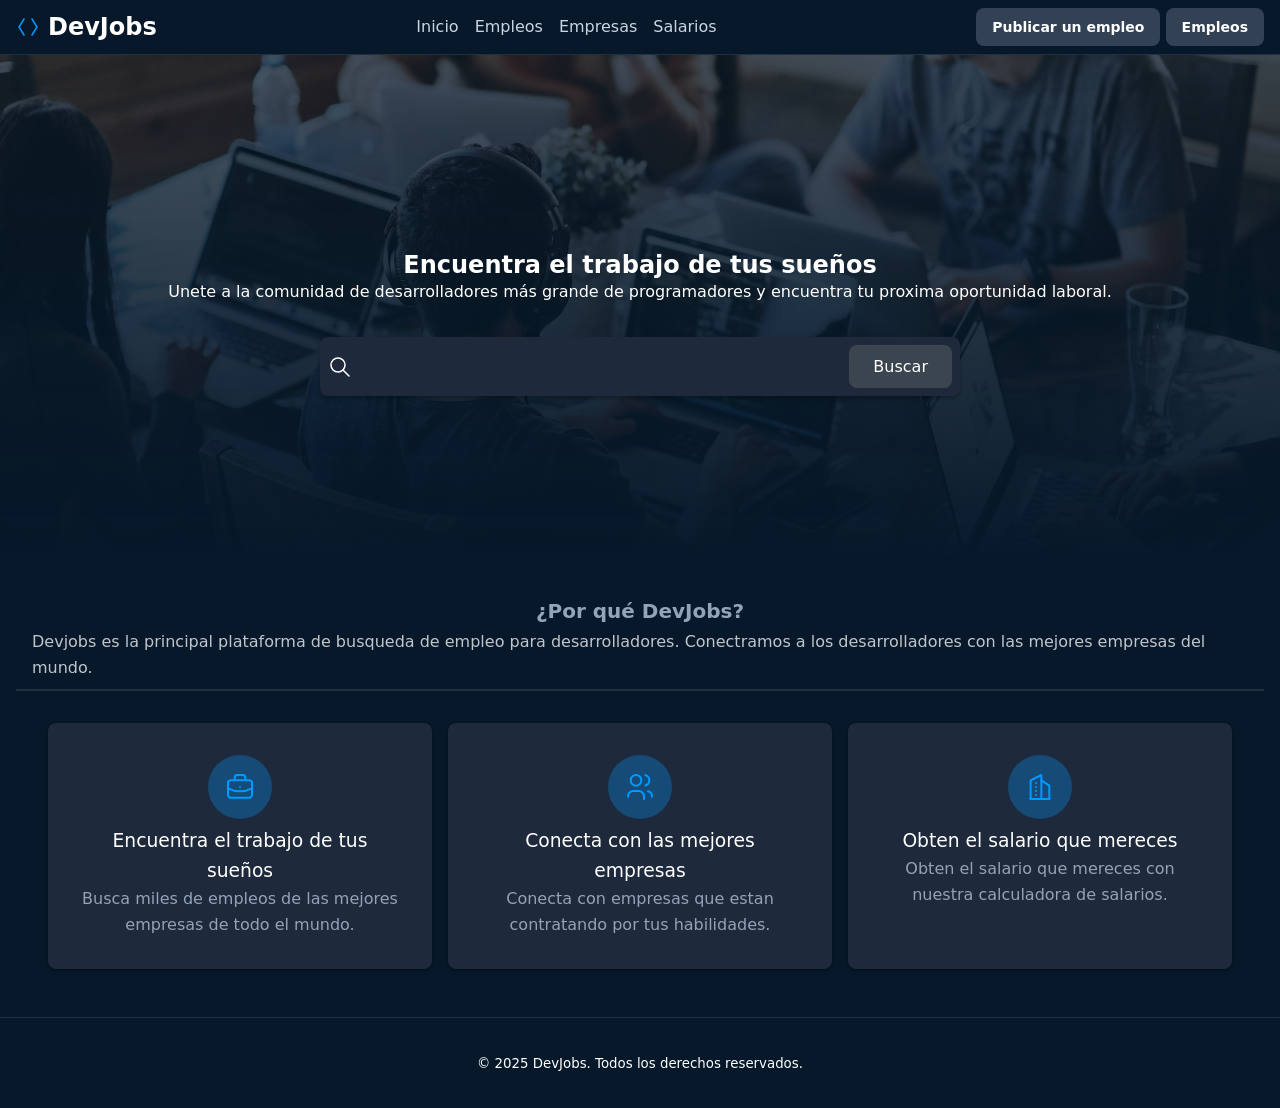
<file: 00-html-css/devjobs/index.html>
<!DOCTYPE html>
<html lang="es">
    <head>
        <title>DevJobs</title>
        <meta charset="UTF-8" />
        <meta name="description" content="DevJobs es un sitio web que conecta a desarrolladores con oportunidades laborales en el mundo de la tecnología." />
        <link rel="stylesheet" href="./styles.css" />
    </head>
    <body>
        <header>
            <h1>
                <svg xmlns="http://www.w3.org/2000/svg" width="24" height="24" viewBox="0 0 24 24" fill="none" stroke="currentColor" stroke-width="1.5" stroke-linecap="round" stroke-linejoin="round" class="icon icon-tabler icons-tabler-outline icon-tabler-brackets-angle"><path stroke="none" d="M0 0h24v24H0z" fill="none" /><path d="M8 4l-5 8l5 8" /><path d="M16 4l5 8l-5 8" /></svg>
                 DevJobs</h1>

            <nav>
                <a href="#">Inicio</a>
                <a href="./empleos-index.html">Empleos</a>
                <a href="#">Empresas</a>
                <a href="#">Salarios</a>
            </nav>

            <div>
                <a href="">Publicar un empleo</a>
                <a href="">Empleos</a>
            </div>
        </header>
        <main>
            <section>
                <img src="./background-hero.avif" alt="Image-hero" width="200" />
                <h1>Encuentra el trabajo de tus sueños</h1>

                <p>Unete a la comunidad de desarrolladores más grande de programadores y encuentra tu proxima oportunidad laboral.</p>

                <form role="search">
                    <div>
                        <svg xmlns="http://www.w3.org/2000/svg" width="24" height="24" viewBox="0 0 24 24" fill="none" stroke="currentColor" stroke-width="1.5" stroke-linecap="round" stroke-linejoin="round" class="icon icon-tabler icons-tabler-outline icon-tabler-search"><path stroke="none" d="M0 0h24v24H0z" fill="none" /><path d="M3 10a7 7 0 1 0 14 0a7 7 0 1 0 -14 0" /><path d="M21 21l-6 -6" /></svg>

                        <input type="text" plaholder="Buscar empleos por titulo, habilidad o empresa">
                        <button type="submit">Buscar</button>
                    </div>
                    
                </form>
            </section>

            <section>
                <header>
                    <h2>¿Por qué DevJobs?</h2>
                    <p>Devjobs es la principal plataforma de busqueda de empleo para desarrolladores. Conectramos a los desarrolladores con las mejores empresas del mundo.</p>
                </header>

                <footer>

                    <article>
                        <svg xmlns="http://www.w3.org/2000/svg" width="24" height="24" viewBox="0 0 24 24" fill="none" stroke="currentColor" stroke-width="1.5" stroke-linecap="round" stroke-linejoin="round" class="icon icon-tabler icons-tabler-outline icon-tabler-briefcase"><path stroke="none" d="M0 0h24v24H0z" fill="none" /><path d="M3 9a2 2 0 0 1 2 -2h14a2 2 0 0 1 2 2v9a2 2 0 0 1 -2 2h-14a2 2 0 0 1 -2 -2l0 -9" /><path d="M8 7v-2a2 2 0 0 1 2 -2h4a2 2 0 0 1 2 2v2" /><path d="M12 12l0 .01" /><path d="M3 13a20 20 0 0 0 18 0" /></svg>
                        <h3>Encuentra el trabajo de tus sueños</h3>
                        <p>Busca miles de empleos de las mejores empresas de todo el mundo.</p>
                    </article>

                    <article>
                        <svg xmlns="http://www.w3.org/2000/svg" width="24" height="24" viewBox="0 0 24 24" fill="none" stroke="currentColor" stroke-width="1.5" stroke-linecap="round" stroke-linejoin="round" class="icon icon-tabler icons-tabler-outline icon-tabler-users"><path stroke="none" d="M0 0h24v24H0z" fill="none" /><path d="M5 7a4 4 0 1 0 8 0a4 4 0 1 0 -8 0" /><path d="M3 21v-2a4 4 0 0 1 4 -4h4a4 4 0 0 1 4 4v2" /><path d="M16 3.13a4 4 0 0 1 0 7.75" /><path d="M21 21v-2a4 4 0 0 0 -3 -3.85" /></svg>
                        <h3>Conecta con las mejores empresas</h3>
                        <p>Conecta con empresas que estan contratando por tus habilidades.</p>
                    </article>

                    <article>
                        <svg xmlns="http://www.w3.org/2000/svg" width="24" height="24" viewBox="0 0 24 24" fill="none" stroke="currentColor" stroke-width="1.5" stroke-linecap="round" stroke-linejoin="round" class="icon icon-tabler icons-tabler-outline icon-tabler-building-skyscraper"><path stroke="none" d="M0 0h24v24H0z" fill="none" /><path d="M3 21l18 0" /><path d="M5 21v-14l8 -4v18" /><path d="M19 21v-10l-6 -4" /><path d="M9 9l0 .01" /><path d="M9 12l0 .01" /><path d="M9 15l0 .01" /><path d="M9 18l0 .01" /></svg>
                        <h3>Obten el salario que mereces</h3>
                        <p>Obten el salario que mereces con nuestra calculadora de salarios.</p>
                    </article>
                </footer>
            </section>
        </main>
        <footer>
            <small>
                &copy; 2025 DevJobs. Todos los derechos reservados.
            </small>
        </footer>
    </body>
</html>
</file>
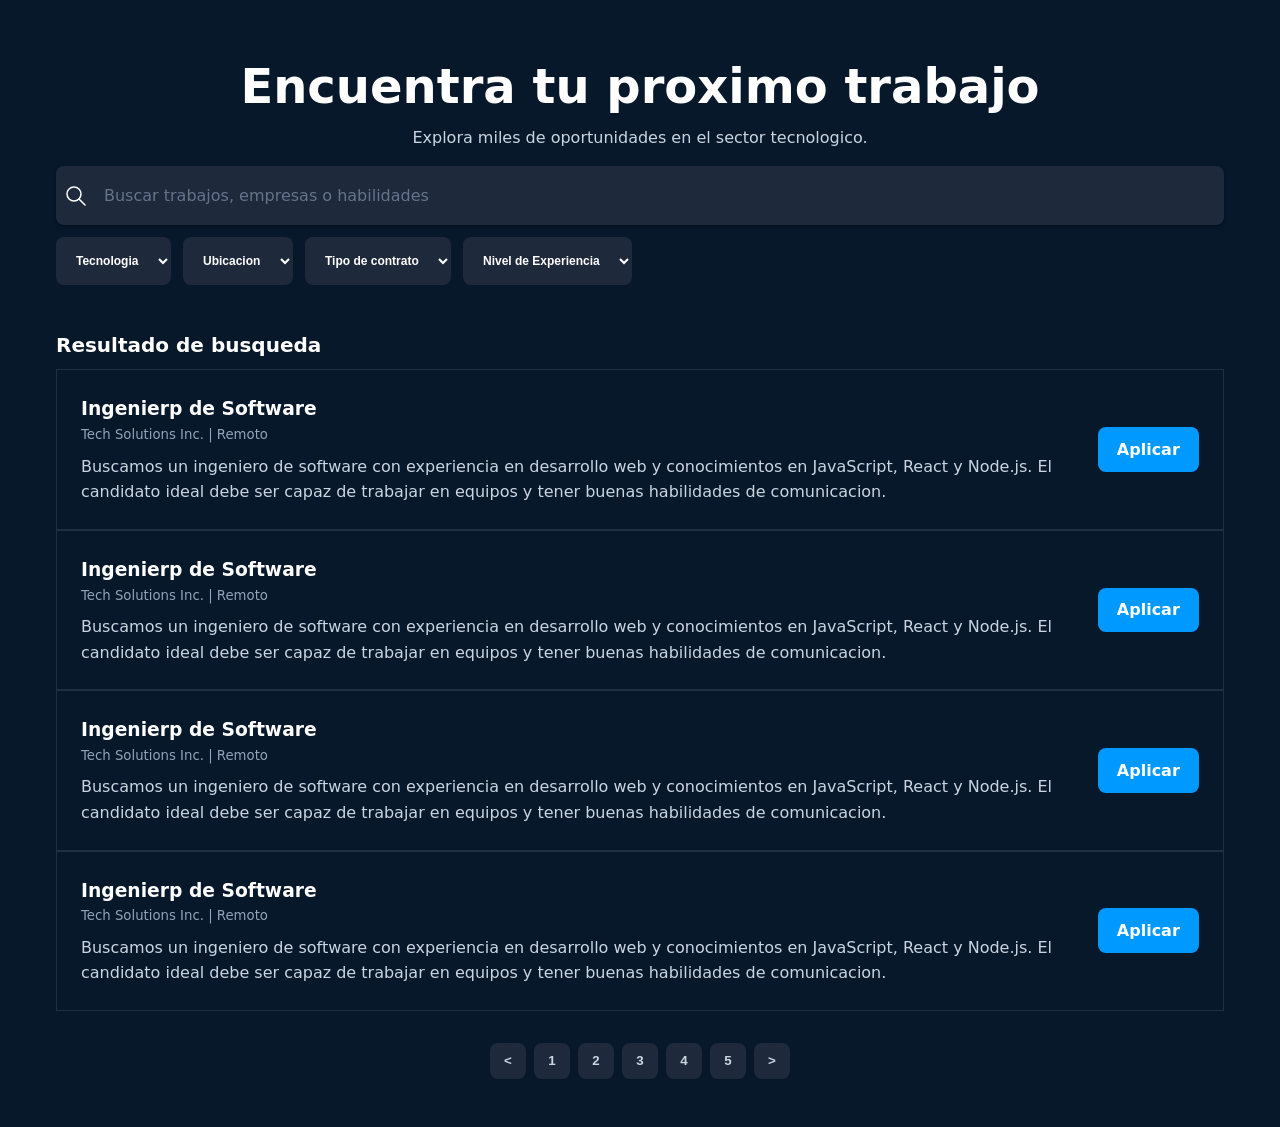
<file: 00-html-css/devjobs/empleos-index.html>
<!DOCTYPE html>
<html lang="en">
<head>
    <meta charset="UTF-8">
    <meta name="viewport" content="width=device-width, initial-scale=1.0">
    <link rel="stylesheet" href="empleos.css">
    <title>Empleos</title>
</head>
<body>
    <main>
        <section>
            <header>
                 <h1>Encuentra tu proximo trabajo</h1>
                 <p>Explora miles de oportunidades en el sector tecnologico.</p>
                 <form action="search">
                    <div>
                        <div>
                            <svg xmlns="http://www.w3.org/2000/svg" width="24" height="24" viewBox="0 0 24 24" fill="none" stroke="currentColor" stroke-width="1.5" stroke-linecap="round" stroke-linejoin="round" class="icon icon-tabler icons-tabler-outline icon-tabler-search"><path stroke="none" d="M0 0h24v24H0z" fill="none" /><path d="M3 10a7 7 0 1 0 14 0a7 7 0 1 0 -14 0" /><path d="M21 21l-6 -6" /></svg>

                            <input type="text" placeholder="Buscar trabajos, empresas o habilidades">
                        </div>
                        
                       
                        <div>
                            <select name="lenguajes" id="lang">
                                <option value="#">Tecnologia</option>
                                <option value="javascript">JavaScript</option>
                                <option value="python">Python</option>
                            </select>
                            <select name="ubicacion" id="ubic">
                                <option value="#">Ubicacion</option>
                                <option value="lima">Lima</option>
                                <option value="ancahs">Ancahs</option>
                            </select>
                            <select name="contrato" id="tipo_contrato">
                                <option value="#">Tipo de contrato</option>
                                <option value="sunat">Sunat</option>
                                <option value="presencial">Presencial</option>
                            </select>
                            <select name="experiencia" id="nivel_experiencia">
                                <option value="#">Nivel de Experiencia</option>
                                <option value="junior">Junior</option>
                                <option value="senior">Senior</option>
                            </select>
                        </div>
                    </div>
                </form>
            </header>
            <main>
                <h2>Resultado de busqueda</h2>
                <article>
                    <div>
                        <h3>Ingenierp de Software</h3>
                        <h5>Tech Solutions Inc. | Remoto</h5>
                        <p>
                            Buscamos un ingeniero de software con experiencia en desarrollo web y conocimientos en JavaScript, React y Node.js. El candidato ideal debe ser capaz de trabajar en equipos y tener buenas habilidades de comunicacion.
                        </p>
                    </div>
                    <a href="#" target="_blank">Aplicar</a>
                </article>
                <article>
                    <div>
                        <h3>Ingenierp de Software</h3>
                        <h5>Tech Solutions Inc. | Remoto</h5>
                        <p>
                            Buscamos un ingeniero de software con experiencia en desarrollo web y conocimientos en JavaScript, React y Node.js. El candidato ideal debe ser capaz de trabajar en equipos y tener buenas habilidades de comunicacion.
                        </p>
                    </div>
                    <a href="#" target="_blank">Aplicar</a>
                </article>
                <article>
                    <div>
                        <h3>Ingenierp de Software</h3>
                        <h5>Tech Solutions Inc. | Remoto</h5>
                        <p>
                            Buscamos un ingeniero de software con experiencia en desarrollo web y conocimientos en JavaScript, React y Node.js. El candidato ideal debe ser capaz de trabajar en equipos y tener buenas habilidades de comunicacion.
                        </p>
                    </div>
                    <a href="#" target="_blank">Aplicar</a>
                </article>
                <article>
                    <div>
                        <h3>Ingenierp de Software</h3>
                        <h5>Tech Solutions Inc. | Remoto</h5>
                        <p>
                            Buscamos un ingeniero de software con experiencia en desarrollo web y conocimientos en JavaScript, React y Node.js. El candidato ideal debe ser capaz de trabajar en equipos y tener buenas habilidades de comunicacion.
                        </p>
                    </div>
                    <a href="#" target="_blank">Aplicar</a>
                </article>
            </main>
            <footer>
                <button>&lt;</button>
                <button>1</button>
                <button>2</button>
                <button>3</button>
                <button>4</button>
                <button>5</button>
                <button>&gt;</button>
            </footer>
        </section>
        
    </main>
</body>
</html>
</file>
<file: 00-html-css/devjobs/styles.css>
* {
  margin: 0;
  padding: 0;
  box-sizing: border-box;
}

:root {
  --primary: #3b4550;
  --primary-dark: #0a3d66;
  --primary-hover: #0d5ba8;
  --primary-light: #09f;
  --background: #06182a;
  --text-primary: #ffffff;
  --text-secondary: #cbd5e1;
  --text-muted: #94a3b8;
  --border: rgba(255, 255, 255, 0.1);
  --card-bg: #1e293b;
  --shadow: rgba(0, 0, 0, 0.3);
  --input-bg: #1e293b;
  --hsla-example: hsla(210, 100%, 56%, 1);
}

@font-face {
  font-family: "Inter Variable";
  font-style: normal;
  font-display: swap;
  font-weight: 100 900;
  src: url(https://cdn.jsdelivr.net/fontsource/fonts/inter:vf@latest/latin-wght-normal.woff2)
    format("woff2-variations");
  unicode-range:
    U+0000-00FF, U+0131, U+0152-0153, U+02BB-02BC, U+02C6, U+02DA, U+02DC,
    U+0304, U+0308, U+0329, U+2000-206F, U+20AC, U+2122, U+2191, U+2193, U+2212,
    U+2215, U+FEFF, U+FFFD;
}

body {
  font-family: system-ui;
  background-color: var(--background);
  color: var(--text-primary);
  min-height: 100vh;
  line-height: 1.6;
}

h1 {
  font-size: 1.5rem;
  line-height: 1.2;
  text-wrap: balance;
  display: flex;
  align-items: center;
  gap: 0.5rem;

  svg {
    width: 1.5rem;
    height: 1.5rem;
    color: var(--primary-light);
  }
}

h1 + p {
  text-wrap: balance;
  margin-bottom: 2rem;
}

header {
  border-bottom: 1px solid var(--border);
  background: var(--background);
  padding: 0.5rem 1rem;
  display: flex;
  align-items: center;
  justify-content: space-between;
  gap: 2rem;

  h2 {
    font-size: 1.25rem;
    font-weight: 700;
    color: var(--text-primary);
  }
}

nav {
  align-items: center;
  display: flex;
  gap: 1rem;

  a {
    text-decoration: none;
    color: var(--text-secondary);
    transition: color 0.3s;
    font-weight: 500;

    &:hover,
    &:focus {
      color: var(--primary);
      outline: none;
    }
  }
}

header div a {
  padding: 0.5rem 1rem;
  border-radius: 0.5rem;
  background-color: #334155;
  color: var(--text-primary);
  display: inline-block;
  font-size: 0.875rem;
  font-weight: 700;
  text-decoration: none;
}

main > section:nth-child(1) {
  height: 500px;
  text-align: center;
  display: flex;
  flex-direction: column;
  justify-content: center;
  align-items: center;

  h1 {
    padding-top: 36px;
  }

  & img {
    position: absolute;
    width: 100%;
    height: 100%;
    object-fit: cover;
    z-index: -1;
    left: 0;
    right: 0;
    mask-image: linear-gradient(
      to bottom,
      rgba(16, 25, 34, 0.5),
      rgba(16, 25, 34, 0) 80%
    );
  }
}

form {
  max-width: 42rem;
  width: 100%;
  margin: 0 auto;
  padding-inline: 1rem;
}

form > div {
  display: flex;
  align-items: center;
  background-color: var(--input-bg);
  border-radius: 0.5rem;
  box-shadow: 0 2px 4px var(--shadow);
  padding: 0.5rem;
  gap: 0.5rem;
}

form span {
  padding-left: 0.75rem;
  color: var(--text-muted);
  display: flex;
  align-items: center;
  flex-shrink: 0;
}

form input[type="text"] {
  flex: 1;
  background-color: transparent;
  border: none;
  outline: none;
  color: var(--text-primary);
  padding: 0.75rem 0.5rem;
  font-size: 1rem;
  font-family: inherit;
}

form input[type="text"]::placeholder {
  color: #64748b;
}

button {
  padding: 0.75rem 1.5rem;
  border-radius: 0.5rem;
  background-color: var(--primary);
  color: white;
  font-weight: 400;
  border: none;
  cursor: pointer;
  transition: all 0.2s;
  font-family: inherit;
  font-size: 1rem;
  white-space: nowrap;

  &:hover,
  &:focus {
    background-color: var(--primary-hover);
    outline: 2px solid white;
    outline-offset: 2px;
  }

  &:active {
    transform: scale(0.9);
  }

  &:disabled {
    opacity: 0.5;
    pointer-events: none;
  }
}

main > section:nth-child(2) {
  padding-inline: 1rem;
  background-color: var(--background);
  padding-top: 2rem;

  & header {
    gap: 2px;
    flex-direction: column;

    h2 {
      margin-bottom: 0;
    }

    p {
      opacity: 0.75;
    }
  }

  & > div {
    max-width: 1280px;
    margin: auto;
  }
}

main > section:nth-child(2) h2 {
  font-size: 1.875 rem;
  color: var(--text-muted);
  max-width: 42rem;
  margin: 0 auto;
}

main > section:nth-child(2) > div > div:first-child > p {
  font-size: 1.125rem;
  color: var(--text-muted);
  max-width: 42rem;
  margin: 0 auto;
}

main > section:nth-child(2) footer {
  display: grid;
  grid-template-columns: repeat(auto-fit, minmax(280px, 1fr));
  gap: 1rem;
}

footer {
  background-color: var(--background);
  border-top: 1px solid var(--border);
  text-align: center;
  padding: 2rem;

  article {
    background-color: var(--card-bg);
    padding: 2rem;
    margin-bottom: 1rem;
    border-radius: 0.5rem;
    box-shadow: 0px 1px 3px 0 rgba(0, 0, 0, 0.5);

    svg {
      color: var(--primary-light);
      background: rgba(0, 153, 255, 0.3);
      width: 64px;
      height: 64px;
      border-radius: 100%;
      padding: 1rem;
    }

    p {
      color: var(--text-muted);
    }

    h3 {
      font-weight: 500;
    }
  }
}
</file>
<file: 00-html-css/devjobs/empleos.css>
* {
  padding: 0;
  margin: 0;
  box-sizing: border-box;
}

:root {
  --primary: #3b4550;
  --primary-dark: #0a3d66;
  --primary-hover: #0d5ba8;
  --primary-light: #09f;
  --background: #06182a;
  --text-primary: #ffffff;
  --text-secondary: #cbd5e1;
  --text-muted: #94a3b8;
  --border: rgba(255, 255, 255, 0.1);
  --card-bg: #1e293b;
  --shadow: rgba(0, 0, 0, 0.3);
  --input-bg: #1e293b;
  --hsla-example: hsla(210, 100%, 56%, 1);
}

@font-face {
  font-family: "Inter Variable";
  font-style: normal;
  font-display: swap;
  font-weight: 100 900;
  src: url(https://cdn.jsdelivr.net/fontsource/fonts/inter:vf@latest/latin-wght-normal.woff2)
    format("woff2-variations");
  unicode-range:
    U+0000-00FF, U+0131, U+0152-0153, U+02BB-02BC, U+02C6, U+02DA, U+02DC,
    U+0304, U+0308, U+0329, U+2000-206F, U+20AC, U+2122, U+2191, U+2193, U+2212,
    U+2215, U+FEFF, U+FFFD;
}

body {
  font-family: system-ui;
  background-color: var(--background);
  color: var(--text-primary);
  min-height: 100vh;
  line-height: 1.6;
}

main > section:nth-child(1) {
  display: flex;
  flex-direction: column;
  max-width: 1200px;
  margin: 0 auto;
  padding: 2rem 1rem 3rem;
}

main > section:nth-child(1) header {
  text-align: center;
  padding-bottom: 1rem;

  h1 {
    padding-top: 1rem;
    font-size: 3rem;
    font-weight: 600;
  }

  p {
    font-weight: 400;
    padding-bottom: 1rem;
    color: var(--text-secondary);
  }
}

form {
  width: 100%;
  margin: 0 auto;
}

form > div {
  display: flex;
  flex-direction: column;
  align-items: center;
}

form > div > div:nth-child(1) {
  display: flex;
  align-items: center;
  background-color: var(--input-bg);
  border-radius: 0.5rem;
  box-shadow: 0 2px 4px var(--shadow);
  padding: 0.5rem;
  gap: 0.5rem;
  width: 100%;
}

form input[type="text"] {
  flex: 1;
  background-color: transparent;
  border: none;
  outline: none;
  color: white;
  padding: 0.75rem 0.5rem;
  font-size: 1rem;
  font-family: inherit;
}

form input[type="text"]::placeholder {
  color: #64748b;
}

form > div > div:nth-child(2) {
  display: flex;
  width: 100%;
  justify-content: flex-start;
}

form select {
  padding: 1rem;
  font-size: 0.75rem;
  font-weight: 700;
  background-color: var(--input-bg);
  color: white;
  border: none;
  margin: 0.75rem 0.75rem 0.75rem 0;
  border-radius: 0.5rem;
}

section > main {
  display: flex;
  flex-direction: column;
  margin-top: 1rem;

  h2 {
    font-size: 1.25rem;
    margin-bottom: 0.5rem;
  }

  article {
    display: flex;
    border: solid 1px var(--border);
    padding: 1rem;
    justify-content: space-between;
    align-items: center;
    gap: 1rem;
    padding: 1.5rem;

    h5 {
      font-weight: 500;
      color: var(--text-muted);
      margin-bottom: 0.5rem;
    }

    p {
      color: var(--text-secondary);
    }
    a {
      flex-shrink: 0;
      background-color: var(--primary-light);
      color: white;
      text-decoration: none;
      padding: 0.6rem 1.2rem;
      border-radius: 0.5rem;
      font-weight: 600;
      cursor: pointer;

      &:hover,/* psoudo clase que indica cuando el mouse esta encima del boton */
      &:focus {
        /* psoudo clase que indica cuando el boton esta enfocado */
        background-color: var(--primary-dark);
        color: white;
        outline: 2px solid var(--primary-dark);
      }
    }
  }
}

footer {
  display: flex;
  justify-content: center;
  gap: 0.5rem;
  margin-top: 2rem;

  button {
    width: 2.25rem;
    height: 2.25rem;
    font-weight: 700;
    border: none;
    border-radius: 0.5rem;
    background-color: var(--input-bg);
    color: var(--text-secondary);
    cursor: pointer;

    &:hover,/* psoudo clase que indica cuando el mouse esta encima del boton */
    &:focus {
      /* psoudo clase que indica cuando el boton esta enfocado */
      background-color: var(--primary-light);
      color: white;
      outline: 2px solid var(--primary-light);
    }
  }
}

@media (max-width: 786px) {
  main > section:nth-child(1) > header > h1 {
    font-size: 2rem;
  }

  main > section:nth-child(1) > header p {
    font-size: 0.9rem;
  }

  form > div > div:nth-child(2) {
    flex-direction: column;
    align-items: stretch;
  }

  form input[type="text"] {
    font-size: 1rem;
    padding: 0.5rem 0.5rem;
  }

  form select {
    width: 100%;
    margin: 0.5rem 0 0;
  }

  article {
    flex-direction: column;
    align-items: stretch;
    text-align: justify;
  }

  article a {
    align-self: center;
  }
}

@media (max-width: 480px) {
  main > section:nth-child(1) > header h1 {
    font-size: 1.5rem;
  }

  form input[type="text"] {
    font-size: 0.75rem;
    padding: 0.2rem 0.2rem;

    svg {
      font-size: 0.5rem;
    }
  }
}
</file>
